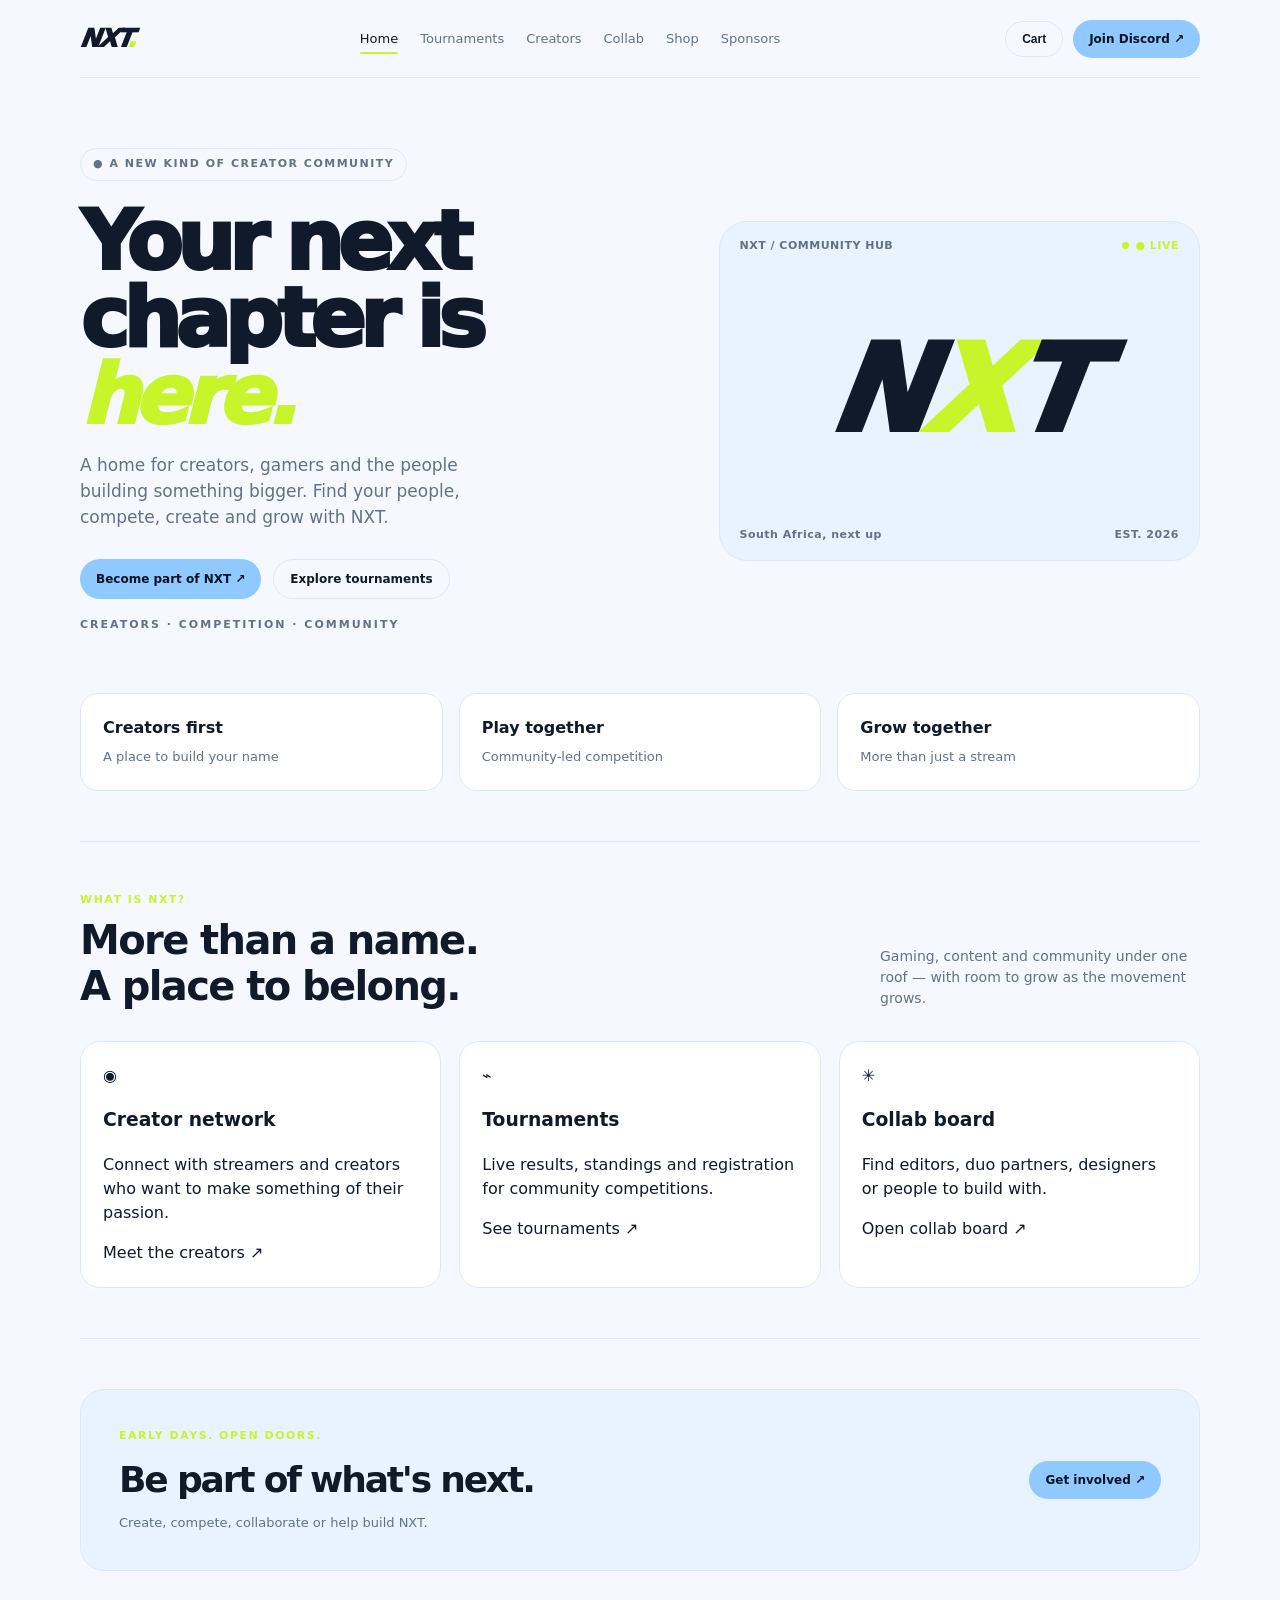
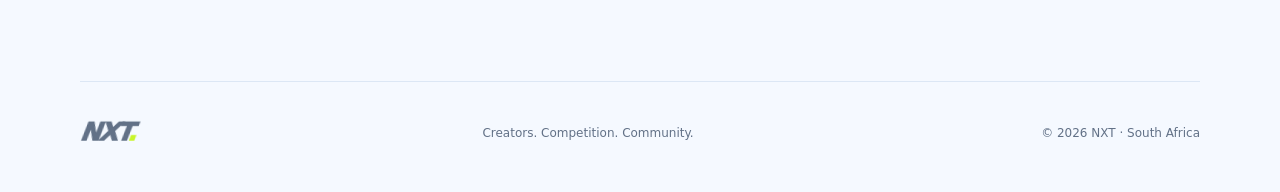
<file: index.html>
<!doctype html>
<html lang="en">
<head>
  <meta charset="utf-8">
  <meta name="viewport" content="width=device-width, initial-scale=1">
  <title>NXT — Creator Community</title>
  <link rel="stylesheet" href="styles.css">
</head>
<body>
  <div class="wrap">
    <header class="nav">
      <a class="brand" href="index.html">NXT<span>.</span></a>

      <nav class="links">
        <a href="index.html" class="active">Home</a>
        <a href="tournaments.html">Tournaments</a>
        <a href="creators.html">Creators</a>
        <a href="collab.html">Collab</a>
        <a href="shop.html">Shop</a>
        <a href="sponsors.html">Sponsors</a>
      </nav>

      <div class="navright">
        <button class="button outline cart-btn" onclick="openCart()">
          Cart <span class="cart-count" style="display:none">0</span>
        </button>
        <a class="button" href="https://discord.gg/Bxsw3Aam2" target="_blank" rel="noreferrer">Join Discord ↗</a>
        <button class="hamburger" onclick="toggleMenu()" aria-label="Menu">
          <span></span><span></span><span></span>
        </button>
      </div>
    </header>

    <!-- Mobile menu -->
    <div class="mobile-menu" id="mobile-menu">
      <a href="index.html" onclick="closeMenu()">Home</a>
      <a href="tournaments.html" onclick="closeMenu()">Tournaments</a>
      <a href="creators.html" onclick="closeMenu()">Creators</a>
      <a href="collab.html" onclick="closeMenu()">Collab</a>
      <a href="shop.html" onclick="closeMenu()">Shop</a>
      <a href="sponsors.html" onclick="closeMenu()">Sponsors</a>
      <div class="mobile-cta">
        <a class="button" href="https://discord.gg/Bxsw3Aam2" target="_blank" rel="noreferrer">Join Discord ↗</a>
        <button class="button outline" onclick="closeMenu(); openCart()">Open Cart</button>
      </div>
    </div>

    <main>
      <section class="hero">
        <div>
          <div class="eyebrow">● A new kind of creator community</div>
          <h1>Your next<br>chapter is <em>here.</em></h1>
          <p class="lead">A home for creators, gamers and the people building something bigger. Find your people, compete, create and grow with NXT.</p>
          <div class="actions">
            <a class="button" href="https://discord.gg/Bxsw3Aam2" target="_blank" rel="noreferrer">Become part of NXT ↗</a>
            <a class="button outline" href="tournaments.html">Explore tournaments</a>
          </div>
          <div class="micro">CREATORS · COMPETITION · COMMUNITY</div>
        </div>
        <div class="visual">
          <div class="visualtop"><span>NXT / COMMUNITY HUB</span><span class="live">● LIVE</span></div>
          <div class="nxtmark"><div class="bigmark">N<span>X</span>T</div></div>
          <div class="visualbottom"><span>South Africa, next up</span><span>EST. 2026</span></div>
        </div>
      </section>

      <div class="stats">
        <div class="stat"><b>Creators first</b><span>A place to build your name</span></div>
        <div class="stat"><b>Play together</b><span>Community-led competition</span></div>
        <div class="stat"><b>Grow together</b><span>More than just a stream</span></div>
      </div>

      <section class="section">
        <div class="sectionhead">
          <div><div class="kicker">What is NXT?</div><h2>More than a name.<br>A place to belong.</h2></div>
          <p>Gaming, content and community under one roof — with room to grow as the movement grows.</p>
        </div>
        <div class="cards">
          <article class="card">
            <div class="cardicon">◉</div>
            <h3>Creator network</h3>
            <p>Connect with streamers and creators who want to make something of their passion.</p>
            <a href="creators.html">Meet the creators ↗</a>
          </article>
          <article class="card">
            <div class="cardicon">⌁</div>
            <h3>Tournaments</h3>
            <p>Live results, standings and registration for community competitions.</p>
            <a href="tournaments.html">See tournaments ↗</a>
          </article>
          <article class="card">
            <div class="cardicon">✳</div>
            <h3>Collab board</h3>
            <p>Find editors, duo partners, designers or people to build with.</p>
            <a href="collab.html">Open collab board ↗</a>
          </article>
        </div>
      </section>

      <section class="section">
        <div class="banner">
          <div>
            <div class="kicker">Early days. Open doors.</div>
            <h2>Be part of what's next.</h2>
            <p>Create, compete, collaborate or help build NXT.</p>
          </div>
          <a class="button" href="https://discord.gg/Bxsw3Aam2" target="_blank" rel="noreferrer">Get involved ↗</a>
        </div>
      </section>
    </main>

    <footer class="footer">
      <a class="brand" href="index.html">NXT<span>.</span></a>
      <span>Creators. Competition. Community.</span>
      <span>© 2026 NXT · South Africa</span>
    </footer>
  </div>

  <div class="cart-overlay" id="cart-overlay" onclick="closeCart()"></div>
  <div class="cart-drawer" id="cart-drawer">
    <div class="cart-header"><strong>Your Cart</strong><button class="outline" onclick="closeCart()" style="padding:6px 12px">Close</button></div>
    <div class="cart-body" id="cart-body"></div>
    <div class="cart-footer">
      <div class="cart-total"><span>Total</span><span id="cart-total-value">R 0.00</span></div>
      <a class="button" href="shop.html#checkout" style="width:100%" onclick="closeCart()">Checkout ↗</a>
    </div>
  </div>
  <div class="toast" id="toast" role="status"></div>
  <script src="app.js"></script>
</body>
</html>
</file>
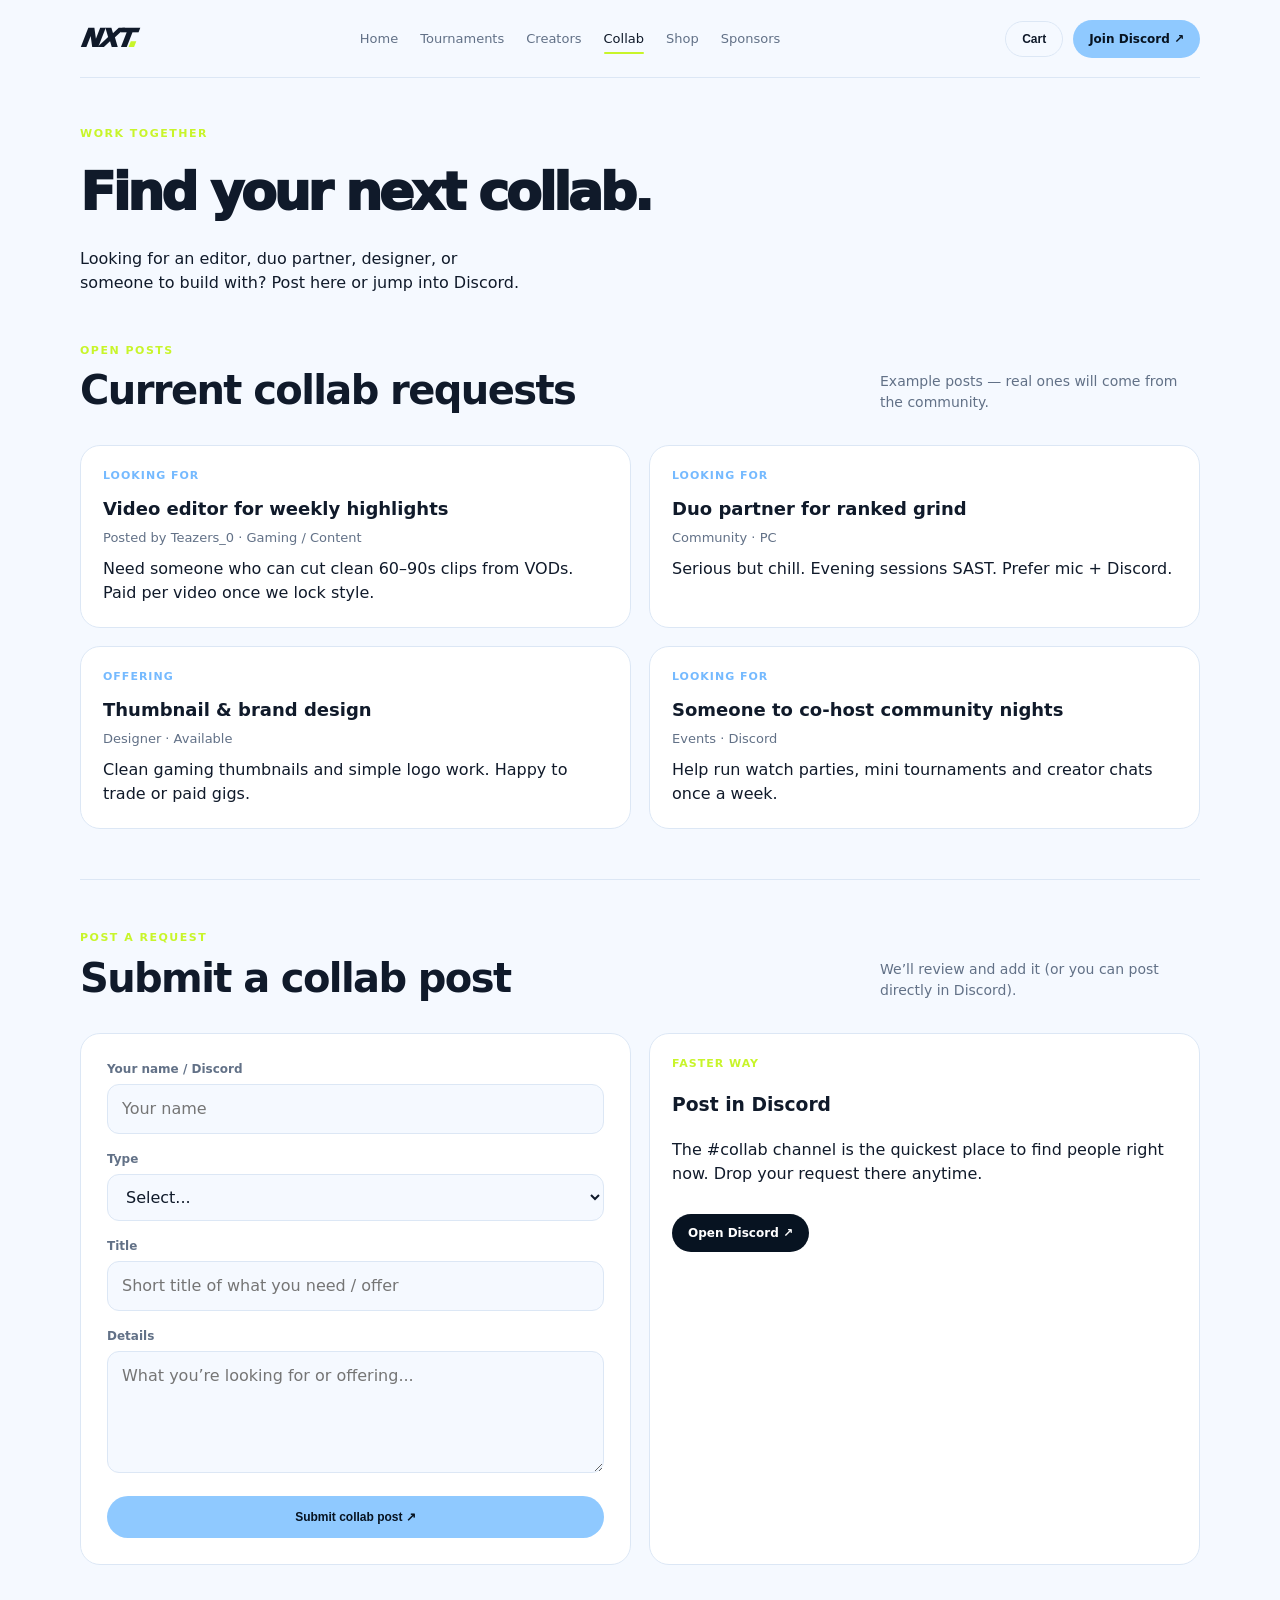
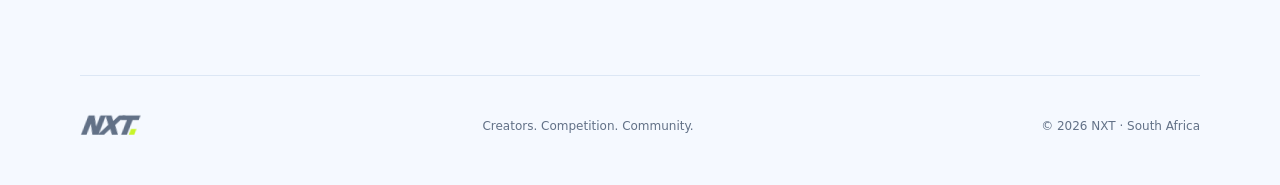
<file: collab.html>
<!doctype html>
<html lang="en">
<head>
  <meta charset="utf-8">
  <meta name="viewport" content="width=device-width, initial-scale=1">
  <title>Collab — NXT</title>
  <link rel="stylesheet" href="styles.css">
</head>
<body>
  <div class="wrap">
    <header class="nav">
      <a class="brand" href="index.html">NXT<span>.</span></a>
      <nav class="links">
        <a href="index.html">Home</a>
        <a href="tournaments.html">Tournaments</a>
        <a href="creators.html">Creators</a>
        <a href="collab.html" class="active">Collab</a>
        <a href="shop.html">Shop</a>
        <a href="sponsors.html">Sponsors</a>
      </nav>
      <div class="navright">
        <button class="button outline cart-btn" onclick="openCart()">Cart <span class="cart-count" style="display:none">0</span></button>
        <a class="button" href="https://discord.gg/Bxsw3Aam2" target="_blank" rel="noreferrer">Join Discord ↗</a>
      </div>
    </header>

    <main>
      <div class="page-hero">
        <div class="kicker">Work together</div>
        <h1>Find your next collab.</h1>
        <p class="muted" style="max-width:440px">Looking for an editor, duo partner, designer, or someone to build with? Post here or jump into Discord.</p>
      </div>

      <section class="section" style="border-top:none;padding-top:8px">
        <div class="sectionhead">
          <div><div class="kicker">Open posts</div><h2>Current collab requests</h2></div>
          <p>Example posts — real ones will come from the community.</p>
        </div>
        <div class="grid-2">
          <div class="collab-card">
            <div class="tag" style="color:#75baff">Looking for</div>
            <h3>Video editor for weekly highlights</h3>
            <div class="collab-meta">Posted by Teazers_0 · Gaming / Content</div>
            <p class="muted" style="margin:10px 0 0">Need someone who can cut clean 60–90s clips from VODs. Paid per video once we lock style.</p>
          </div>
          <div class="collab-card">
            <div class="tag" style="color:#75baff">Looking for</div>
            <h3>Duo partner for ranked grind</h3>
            <div class="collab-meta">Community · PC</div>
            <p class="muted" style="margin:10px 0 0">Serious but chill. Evening sessions SAST. Prefer mic + Discord.</p>
          </div>
          <div class="collab-card">
            <div class="tag" style="color:#75baff">Offering</div>
            <h3>Thumbnail & brand design</h3>
            <div class="collab-meta">Designer · Available</div>
            <p class="muted" style="margin:10px 0 0">Clean gaming thumbnails and simple logo work. Happy to trade or paid gigs.</p>
          </div>
          <div class="collab-card">
            <div class="tag" style="color:#75baff">Looking for</div>
            <h3>Someone to co-host community nights</h3>
            <div class="collab-meta">Events · Discord</div>
            <p class="muted" style="margin:10px 0 0">Help run watch parties, mini tournaments and creator chats once a week.</p>
          </div>
        </div>
      </section>

      <section class="section">
        <div class="sectionhead">
          <div><div class="kicker">Post a request</div><h2>Submit a collab post</h2></div>
          <p>We’ll review and add it (or you can post directly in Discord).</p>
        </div>
        <div class="feature">
          <form class="panel" name="nxt-collab" method="POST" data-netlify="true" netlify-honeypot="bot-field" style="padding:26px">
            <input type="hidden" name="form-name" value="nxt-collab">
            <p style="display:none"><label>Don’t fill: <input name="bot-field"></label></p>
            <div class="form-group">
              <label>Your name / Discord</label>
              <input type="text" name="name" required placeholder="Your name">
            </div>
            <div class="form-group">
              <label>Type</label>
              <select name="type" required>
                <option value="">Select...</option>
                <option>Looking for</option>
                <option>Offering</option>
              </select>
            </div>
            <div class="form-group">
              <label>Title</label>
              <input type="text" name="title" required placeholder="Short title of what you need / offer">
            </div>
            <div class="form-group">
              <label>Details</label>
              <textarea name="details" rows="4" required placeholder="What you’re looking for or offering..."></textarea>
            </div>
            <button type="submit" class="button" style="width:100%;padding:14px">Submit collab post ↗</button>
          </form>
          <div class="featurebox blue">
            <div class="tag">Faster way</div>
            <h3>Post in Discord</h3>
            <p>The #collab channel is the quickest place to find people right now. Drop your request there anytime.</p>
            <a class="button" href="https://discord.gg/Bxsw3Aam2" target="_blank" rel="noreferrer" style="margin-top:12px;background:#071321;color:#fff">Open Discord ↗</a>
          </div>
        </div>
      </section>
    </main>

    <footer class="footer">
      <a class="brand" href="index.html">NXT<span>.</span></a>
      <span>Creators. Competition. Community.</span>
      <span>© 2026 NXT · South Africa</span>
    </footer>
  </div>

  <div class="cart-overlay" id="cart-overlay" onclick="closeCart()"></div>
  <div class="cart-drawer" id="cart-drawer">
    <div class="cart-header"><strong>Your Cart</strong><button class="outline" onclick="closeCart()" style="padding:6px 12px">Close</button></div>
    <div class="cart-body" id="cart-body"></div>
    <div class="cart-footer">
      <div class="cart-total"><span>Total</span><span id="cart-total-value">R 0.00</span></div>
      <a class="button" href="shop.html#checkout" style="width:100%" onclick="closeCart()">Checkout ↗</a>
    </div>
  </div>
  <div class="toast" id="toast" role="status"></div>
  <script src="app.js"></script>
</body>
</html>
</file>
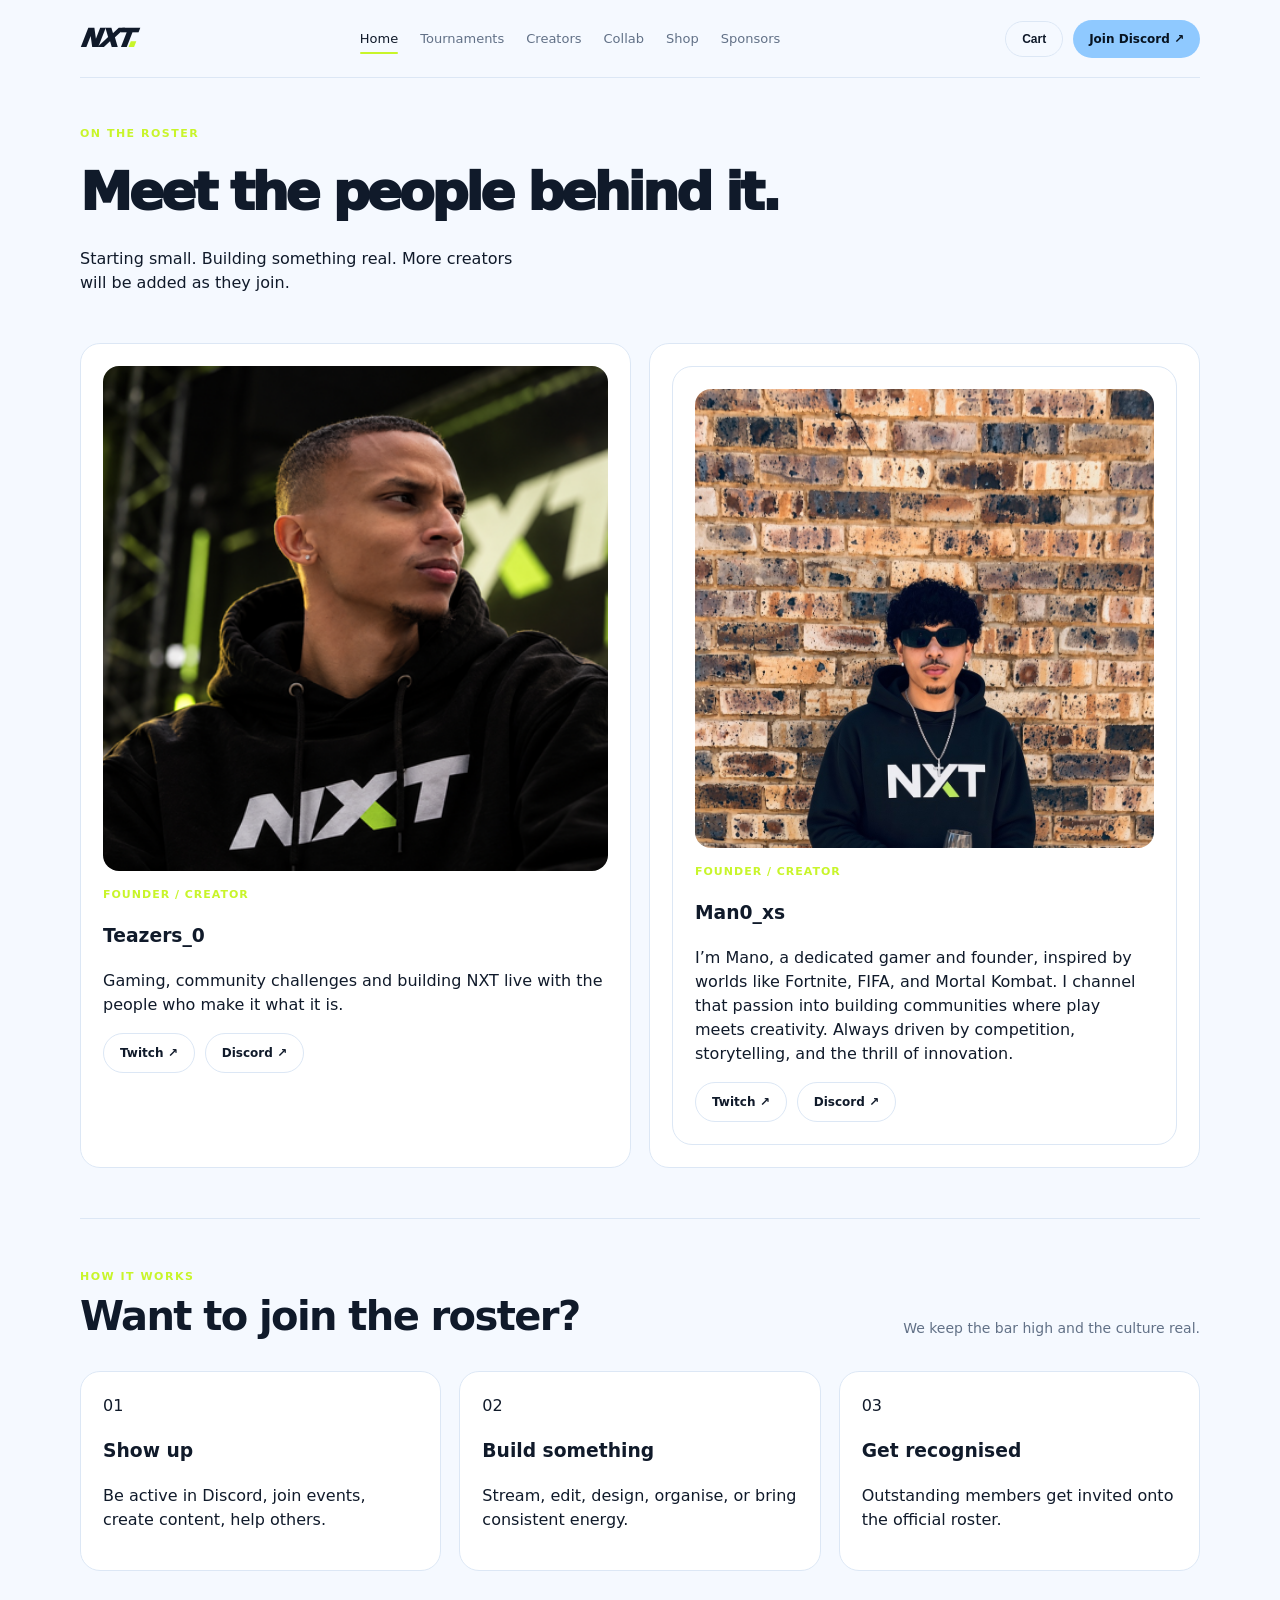
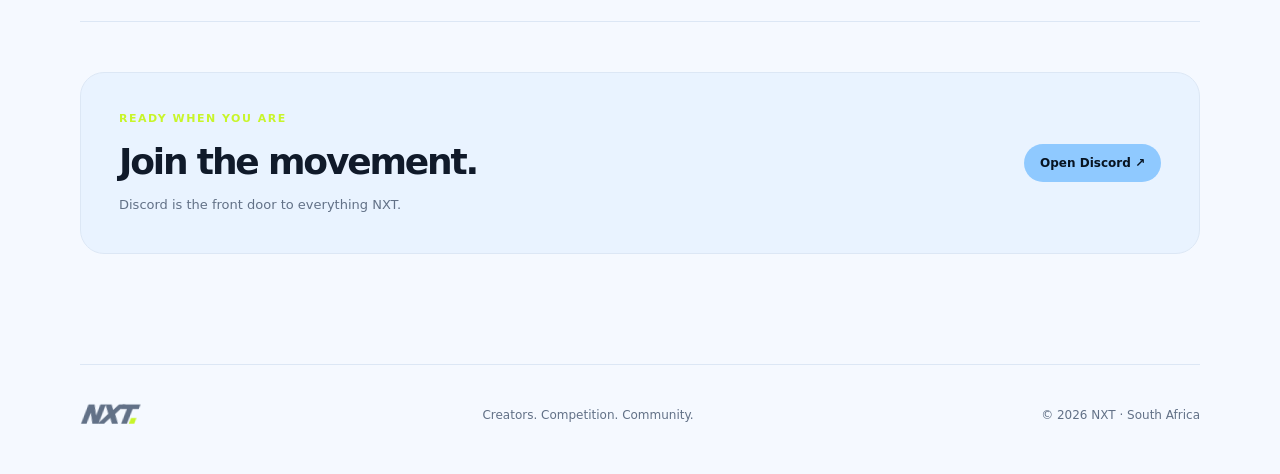
<file: creators.html>
<!doctype html>
<html lang="en">
<head>
  <meta charset="utf-8">
  <meta name="viewport" content="width=device-width, initial-scale=1">
  <title>Creators — NXT</title>
  <link rel="stylesheet" href="styles.css">
</head>
<body>
  <div class="wrap">
    <header class="nav">
      <a class="brand" href="index.html">NXT<span>.</span></a>

      <nav class="links">
        <a href="index.html" class="active">Home</a>
        <a href="tournaments.html">Tournaments</a>
        <a href="creators.html">Creators</a>
        <a href="collab.html">Collab</a>
        <a href="shop.html">Shop</a>
        <a href="sponsors.html">Sponsors</a>
      </nav>

      <div class="navright">
        <button class="button outline cart-btn" onclick="openCart()">
          Cart <span class="cart-count" style="display:none">0</span>
        </button>
        <a class="button" href="https://discord.gg/Bxsw3Aam2" target="_blank" rel="noreferrer">Join Discord ↗</a>
        <button class="hamburger" onclick="toggleMenu()" aria-label="Menu">
          <span></span><span></span><span></span>
        </button>
      </div>
    </header>

    <!-- Mobile menu -->
    <div class="mobile-menu" id="mobile-menu">
      <a href="index.html" onclick="closeMenu()">Home</a>
      <a href="tournaments.html" onclick="closeMenu()">Tournaments</a>
      <a href="creators.html" onclick="closeMenu()">Creators</a>
      <a href="collab.html" onclick="closeMenu()">Collab</a>
      <a href="shop.html" onclick="closeMenu()">Shop</a>
      <a href="sponsors.html" onclick="closeMenu()">Sponsors</a>
      <div class="mobile-cta">
        <a class="button" href="https://discord.gg/Bxsw3Aam2" target="_blank" rel="noreferrer">Join Discord ↗</a>
        <button class="button outline" onclick="closeMenu(); openCart()">Open Cart</button>
      </div>
    </div>

    <main>
      <div class="page-hero">
        <div class="kicker">On the roster</div>
        <h1>Meet the people behind it.</h1>
        <p class="muted" style="max-width:440px">Starting small. Building something real. More creators will be added as they join.</p>
      </div>

      <section class="section" style="border-top:none;padding-top:8px">
        <div class="feature">

          <!-- FOUNDER 1: Teazers_0 -->
          <div class="featurebox">
            <div class="creator-photo">
              <img src="nxt-founder.webp" alt="Teazers_0 — Founder of NXT">
            </div>
            <div class="tag">Founder / Creator</div>
            <h3>Teazers_0</h3>
            <p>Gaming, community challenges and building NXT live with the people who make it what it is.</p>
            <div style="display:flex;gap:10px;flex-wrap:wrap;margin-top:14px">
              <a class="button outline" href="https://www.twitch.tv/teazers_0" target="_blank" rel="noreferrer">Twitch ↗</a>
              <a class="button outline" href="https://discord.gg/Bxsw3Aam2" target="_blank" rel="noreferrer">Discord ↗</a>
            </div>
          </div>

          <!-- FOUNDER 2: Man0_xs -->
          <div class="featurebox">
             <div class="featurebox">
              <div class="creator-photo">
                <img src="founder2.webp.jpeg" alt="Teazers_0 — Founder of NXT">
              </div>
            <div class="tag">Founder / Creator</div>
            <h3>Man0_xs</h3>
            <p>I’m Mano, a dedicated gamer and founder, inspired by worlds like Fortnite, FIFA, and Mortal Kombat.
              I channel that passion into building communities where play meets creativity.
              Always driven by competition, storytelling, and the thrill of innovation.</p>
            <div style="display:flex;gap:10px;flex-wrap:wrap;margin-top:14px">
              <a class="button outline" href="#" target="_blank" rel="noreferrer">Twitch ↗</a>
              <a class="button outline" href="https://twitch.tv/man0_xs" target="_blank" rel="noreferrer">Discord ↗</a>
            </div>
          </div>

        </div>
      </section>

      <section class="section">
        <div class="sectionhead">
          <div><div class="kicker">How it works</div><h2>Want to join the roster?</h2></div>
          <p>We keep the bar high and the culture real.</p>
        </div>
        <div class="cards">
          <article class="card">
            <div class="cardicon">01</div>
            <h3>Show up</h3>
            <p>Be active in Discord, join events, create content, help others.</p>
          </article>
          <article class="card">
            <div class="cardicon">02</div>
            <h3>Build something</h3>
            <p>Stream, edit, design, organise, or bring consistent energy.</p>
          </article>
          <article class="card">
            <div class="cardicon">03</div>
            <h3>Get recognised</h3>
            <p>Outstanding members get invited onto the official roster.</p>
          </article>
        </div>
      </section>

      <section class="section">
        <div class="banner">
          <div>
            <div class="kicker">Ready when you are</div>
            <h2>Join the movement.</h2>
            <p>Discord is the front door to everything NXT.</p>
          </div>
          <a class="button" href="https://discord.gg/Bxsw3Aam2" target="_blank" rel="noreferrer">Open Discord ↗</a>
        </div>
      </section>
    </main>

    <footer class="footer">
      <a class="brand" href="index.html">NXT<span>.</span></a>
      <span>Creators. Competition. Community.</span>
      <span>© 2026 NXT · South Africa</span>
    </footer>
  </div>

  <div class="cart-overlay" id="cart-overlay" onclick="closeCart()"></div>
  <div class="cart-drawer" id="cart-drawer">
    <div class="cart-header"><strong>Your Cart</strong><button class="outline" onclick="closeCart()" style="padding:6px 12px">Close</button></div>
    <div class="cart-body" id="cart-body"></div>
    <div class="cart-footer">
      <div class="cart-total"><span>Total</span><span id="cart-total-value">R 0.00</span></div>
      <a class="button" href="shop.html#checkout" style="width:100%" onclick="closeCart()">Checkout ↗</a>
    </div>
  </div>
  <div class="toast" id="toast" role="status"></div>
  <script src="app.js"></script>
</body>
</html>
</file>
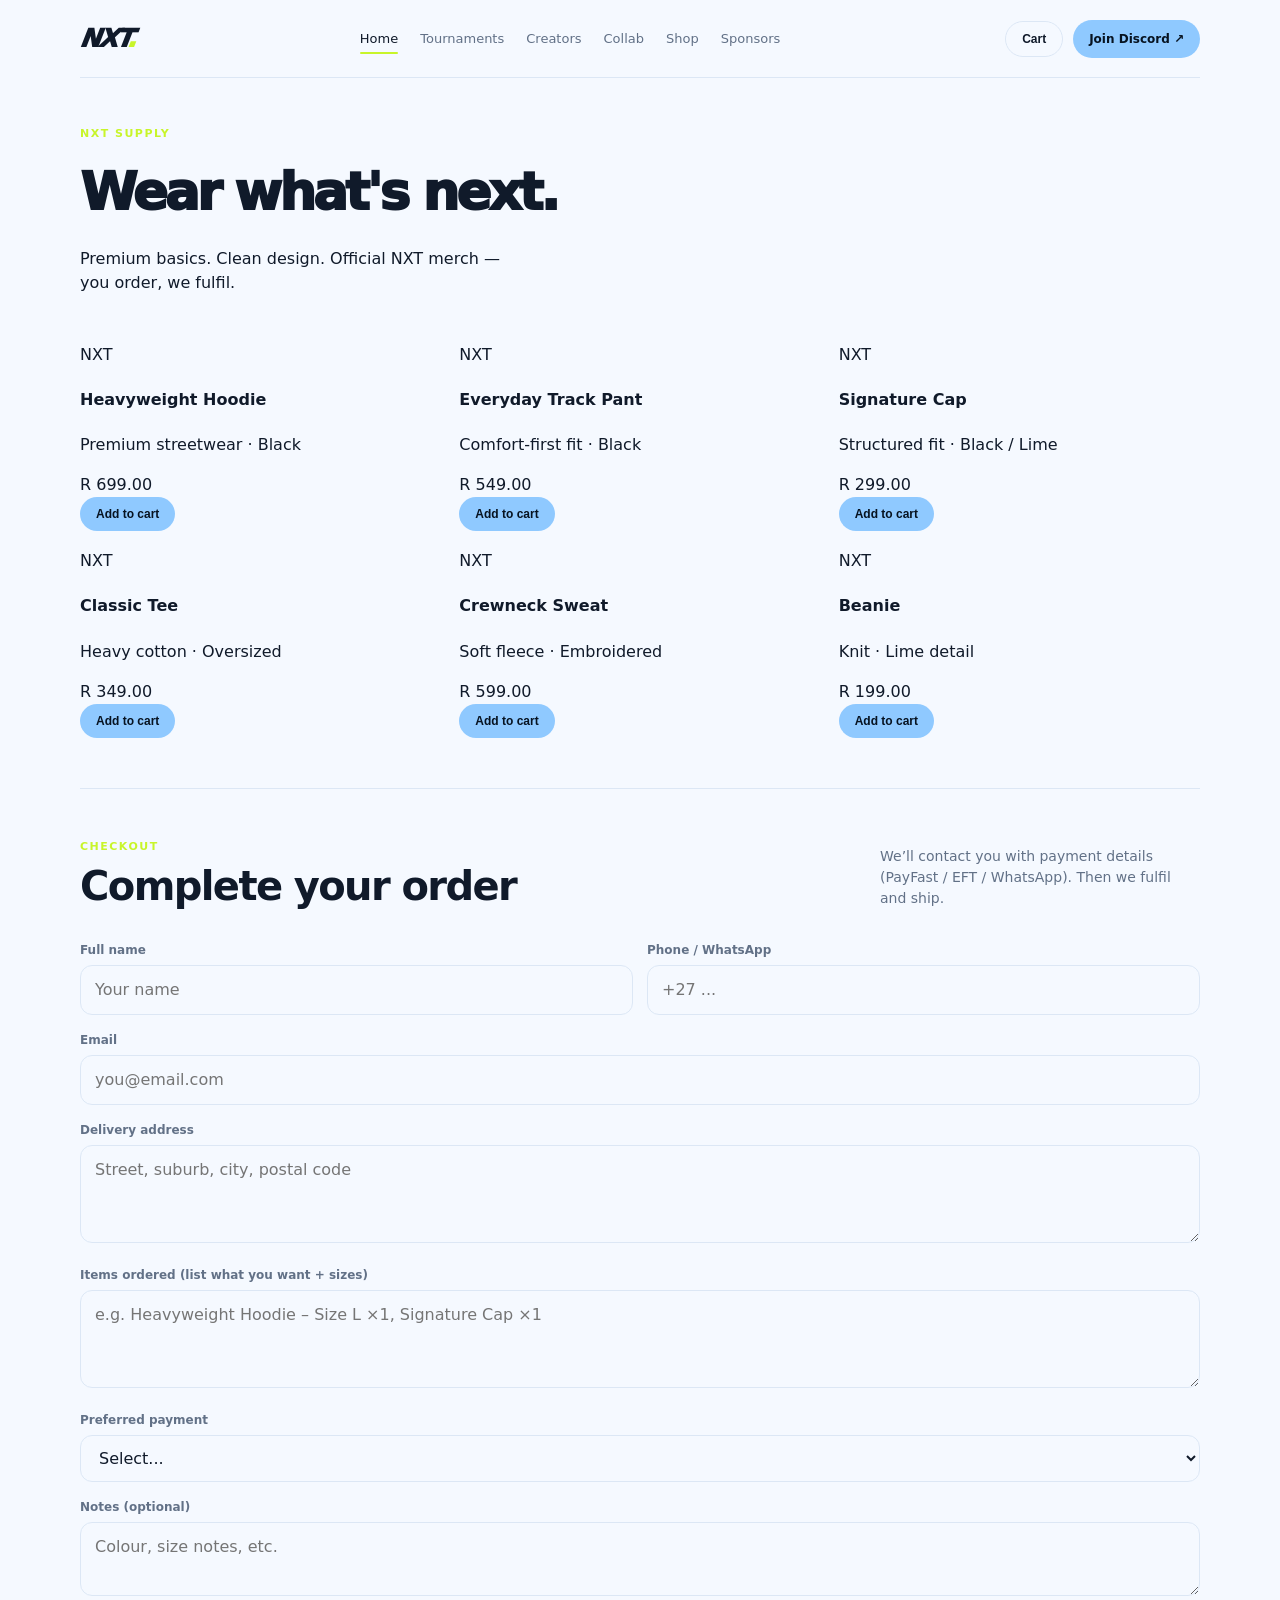
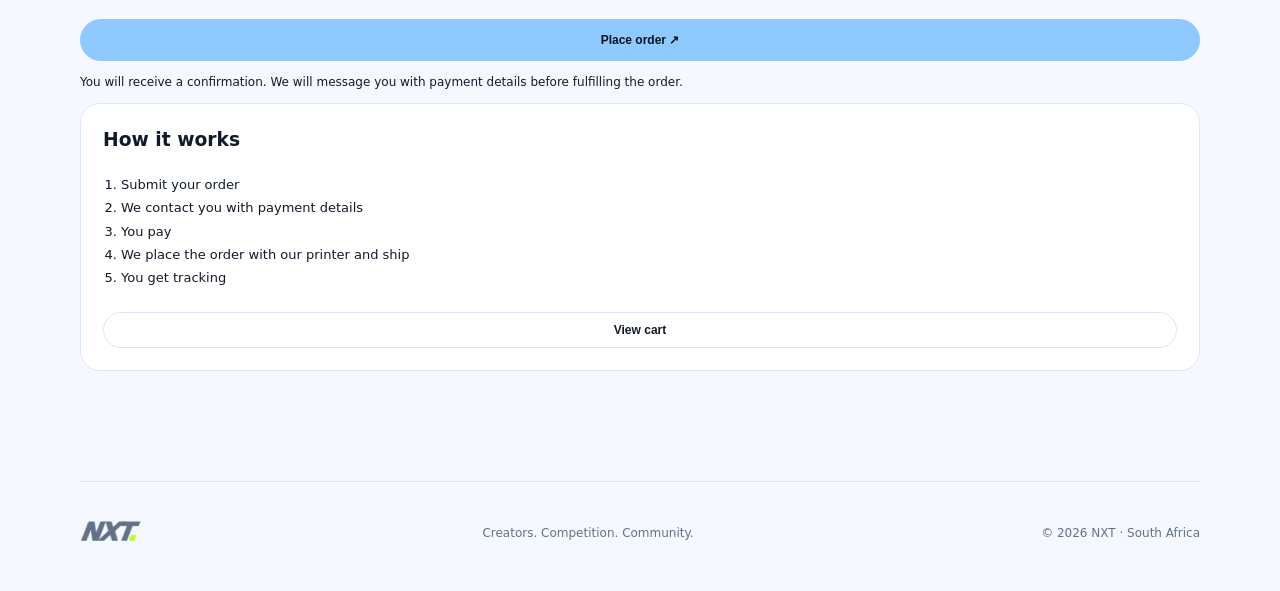
<file: shop.html>
<!doctype html>
<html lang="en">
<head>
  <meta charset="utf-8">
  <meta name="viewport" content="width=device-width, initial-scale=1">
  <title>Shop — NXT Supply</title>
  <link rel="stylesheet" href="styles.css">
</head>
<body>
  <div class="wrap">
    <header class="nav">
      <a class="brand" href="index.html">NXT<span>.</span></a>

      <nav class="links">
        <a href="index.html" class="active">Home</a>
        <a href="tournaments.html">Tournaments</a>
        <a href="creators.html">Creators</a>
        <a href="collab.html">Collab</a>
        <a href="shop.html">Shop</a>
        <a href="sponsors.html">Sponsors</a>
      </nav>

      <div class="navright">
        <button class="button outline cart-btn" onclick="openCart()">
          Cart <span class="cart-count" style="display:none">0</span>
        </button>
        <a class="button" href="https://discord.gg/Bxsw3Aam2" target="_blank" rel="noreferrer">Join Discord ↗</a>
        <button class="hamburger" onclick="toggleMenu()" aria-label="Menu">
          <span></span><span></span><span></span>
        </button>
      </div>
    </header>

    <!-- Mobile menu -->
    <div class="mobile-menu" id="mobile-menu">
      <a href="index.html" onclick="closeMenu()">Home</a>
      <a href="tournaments.html" onclick="closeMenu()">Tournaments</a>
      <a href="creators.html" onclick="closeMenu()">Creators</a>
      <a href="collab.html" onclick="closeMenu()">Collab</a>
      <a href="shop.html" onclick="closeMenu()">Shop</a>
      <a href="sponsors.html" onclick="closeMenu()">Sponsors</a>
      <div class="mobile-cta">
        <a class="button" href="https://discord.gg/Bxsw3Aam2" target="_blank" rel="noreferrer">Join Discord ↗</a>
        <button class="button outline" onclick="closeMenu(); openCart()">Open Cart</button>
      </div>
    </div>

    <main>
      <div class="page-hero">
        <div class="kicker">NXT Supply</div>
        <h1>Wear what's next.</h1>
        <p class="muted" style="max-width:420px">Premium basics. Clean design. Official NXT merch — you order, we fulfil.</p>
      </div>

      <section class="section" style="border-top:none;padding-top:8px">
        <div class="storeitems">
          <article class="product">
            <div class="productart">NXT</div>
            <h4>Heavyweight Hoodie</h4>
            <p>Premium streetwear · Black</p>
            <div class="price">R 699.00</div>
            <button class="button add-btn" onclick="addToCart('hoodie','Heavyweight Hoodie',699)">Add to cart</button>
          </article>
          <article class="product">
            <div class="productart">NXT</div>
            <h4>Everyday Track Pant</h4>
            <p>Comfort-first fit · Black</p>
            <div class="price">R 549.00</div>
            <button class="button add-btn" onclick="addToCart('pants','Everyday Track Pant',549)">Add to cart</button>
          </article>
          <article class="product">
            <div class="productart">NXT</div>
            <h4>Signature Cap</h4>
            <p>Structured fit · Black / Lime</p>
            <div class="price">R 299.00</div>
            <button class="button add-btn" onclick="addToCart('cap','Signature Cap',299)">Add to cart</button>
          </article>
          <article class="product">
            <div class="productart">NXT</div>
            <h4>Classic Tee</h4>
            <p>Heavy cotton · Oversized</p>
            <div class="price">R 349.00</div>
            <button class="button add-btn" onclick="addToCart('tee','Classic Tee',349)">Add to cart</button>
          </article>
          <article class="product">
            <div class="productart">NXT</div>
            <h4>Crewneck Sweat</h4>
            <p>Soft fleece · Embroidered</p>
            <div class="price">R 599.00</div>
            <button class="button add-btn" onclick="addToCart('crew','Crewneck Sweat',599)">Add to cart</button>
          </article>
          <article class="product">
            <div class="productart">NXT</div>
            <h4>Beanie</h4>
            <p>Knit · Lime detail</p>
            <div class="price">R 199.00</div>
            <button class="button add-btn" onclick="addToCart('beanie','Beanie',199)">Add to cart</button>
          </article>
        </div>
      </section>

      <section class="section" id="checkout">
        <div class="sectionhead">
          <div><div class="kicker">Checkout</div><h2>Complete your order</h2></div>
          <p>We’ll contact you with payment details (PayFast / EFT / WhatsApp). Then we fulfil and ship.</p>
        </div>

        <div class="checkout-grid">
          <!-- Netlify Forms: submissions appear in Netlify dashboard + email -->
          <form name="nxt-order" method="POST" data-netlify="true" netlify-honeypot="bot-field">
            <input type="hidden" name="form-name" value="nxt-order">
            <p style="display:none"><label>Don’t fill this out: <input name="bot-field"></label></p>

            <div class="form-row">
              <div class="form-group">
                <label>Full name</label>
                <input type="text" name="name" required placeholder="Your name">
              </div>
              <div class="form-group">
                <label>Phone / WhatsApp</label>
                <input type="tel" name="phone" required placeholder="+27 ...">
              </div>
            </div>
            <div class="form-group">
              <label>Email</label>
              <input type="email" name="email" required placeholder="you@email.com">
            </div>
            <div class="form-group">
              <label>Delivery address</label>
              <textarea name="address" rows="3" required placeholder="Street, suburb, city, postal code"></textarea>
            </div>
            <div class="form-group">
              <label>Items ordered (list what you want + sizes)</label>
              <textarea name="items" rows="3" required placeholder="e.g. Heavyweight Hoodie – Size L ×1, Signature Cap ×1"></textarea>
            </div>
            <div class="form-group">
              <label>Preferred payment</label>
              <select name="payment" required>
                <option value="">Select...</option>
                <option>EFT / Bank transfer</option>
                <option>PayFast / payment link</option>
                <option>WhatsApp arrangement</option>
              </select>
            </div>
            <div class="form-group">
              <label>Notes (optional)</label>
              <textarea name="notes" rows="2" placeholder="Colour, size notes, etc."></textarea>
            </div>
            <button type="submit" class="button" style="width:100%;padding:14px">Place order ↗</button>
            <p class="muted" style="margin-top:12px;font-size:12px">You will receive a confirmation. We will message you with payment details before fulfilling the order.</p>
          </form>

          <div class="panel order-summary">
            <h3 style="margin-top:0">How it works</h3>
            <ol class="muted" style="font-size:13px;line-height:1.8;padding-left:18px;margin:12px 0">
              <li>Submit your order</li>
              <li>We contact you with payment details</li>
              <li>You pay</li>
              <li>We place the order with our printer and ship</li>
              <li>You get tracking</li>
            </ol>
            <button class="button outline" style="width:100%;margin-top:10px" onclick="openCart()">View cart</button>
          </div>
        </div>
      </section>
    </main>

    <footer class="footer">
      <a class="brand" href="index.html">NXT<span>.</span></a>
      <span>Creators. Competition. Community.</span>
      <span>© 2026 NXT · South Africa</span>
    </footer>
  </div>

  <div class="cart-overlay" id="cart-overlay" onclick="closeCart()"></div>
  <div class="cart-drawer" id="cart-drawer">
    <div class="cart-header"><strong>Your Cart</strong><button class="outline" onclick="closeCart()" style="padding:6px 12px">Close</button></div>
    <div class="cart-body" id="cart-body"></div>
    <div class="cart-footer">
      <div class="cart-total"><span>Total</span><span id="cart-total-value">R 0.00</span></div>
      <a class="button" href="#checkout" style="width:100%" onclick="closeCart()">Go to checkout ↗</a>
    </div>
  </div>
  <div class="toast" id="toast" role="status"></div>
  <script src="app.js"></script>
</body>
</html>
</file>
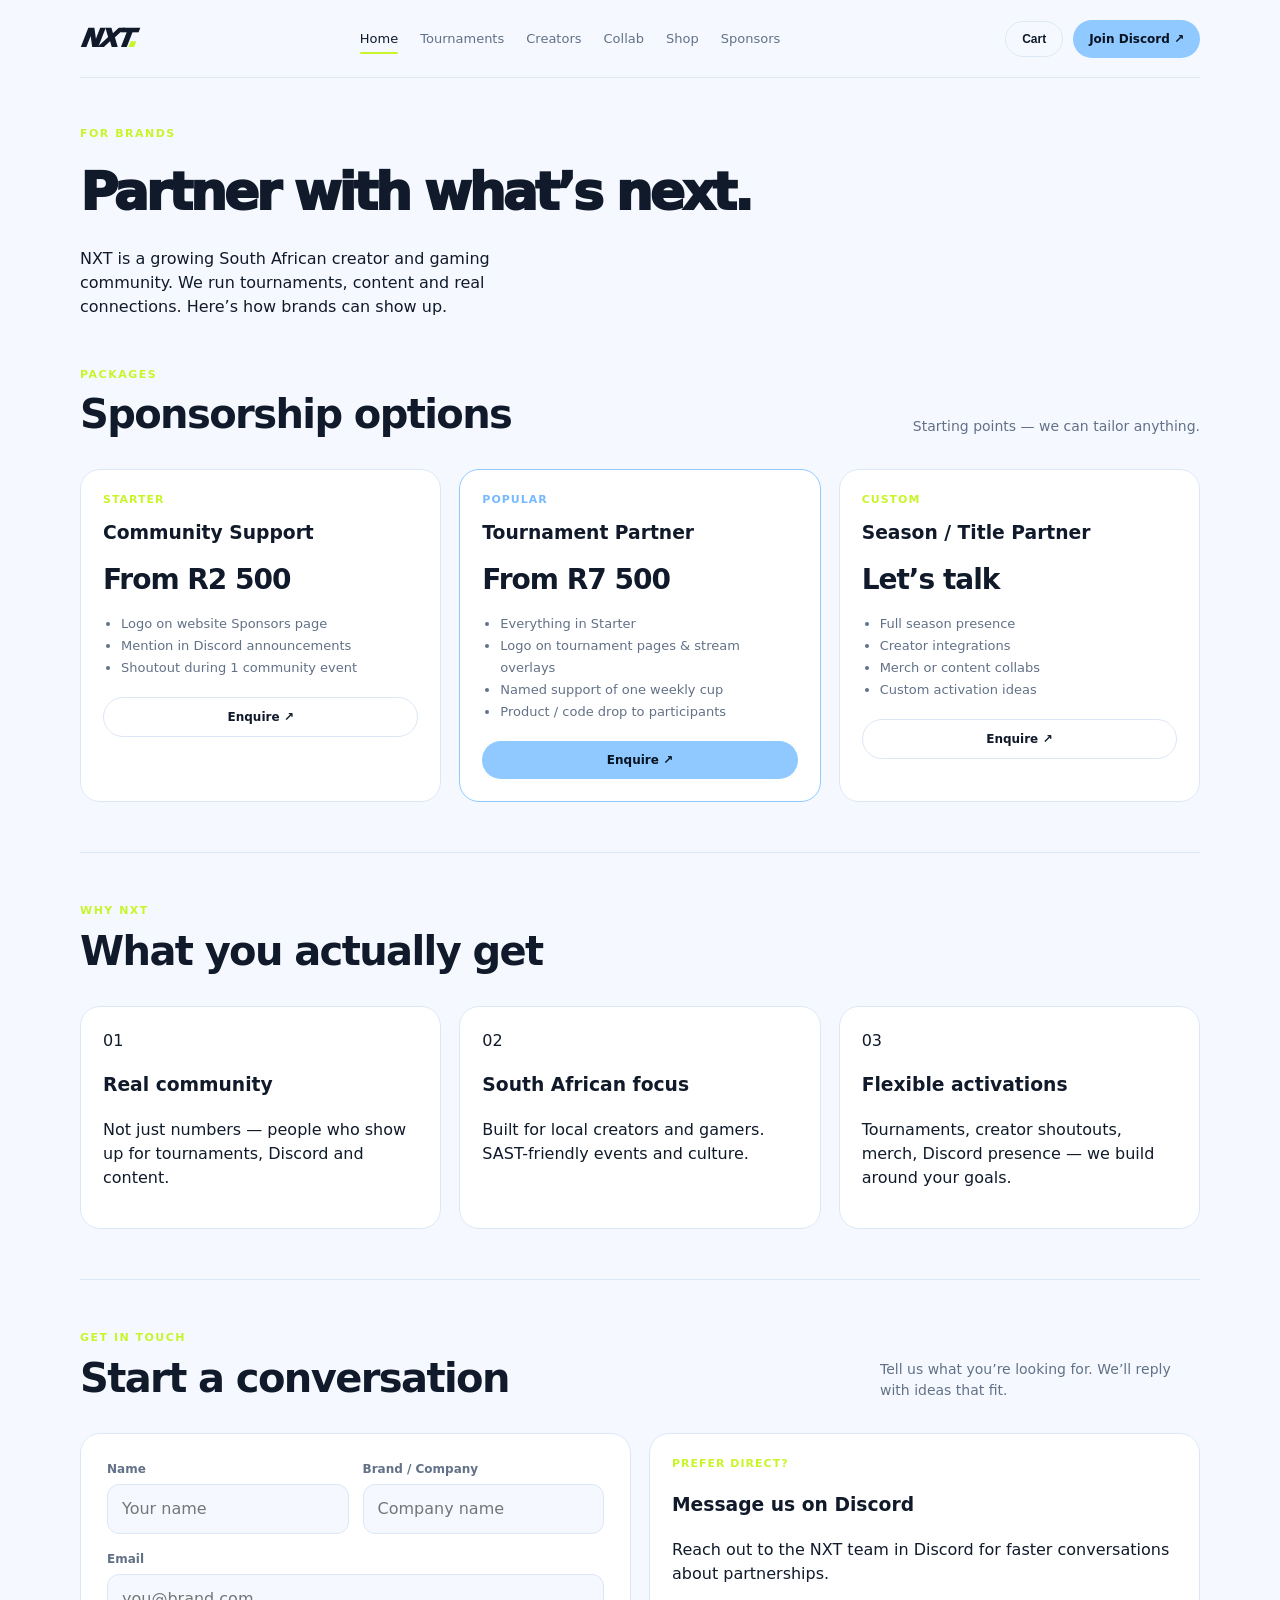
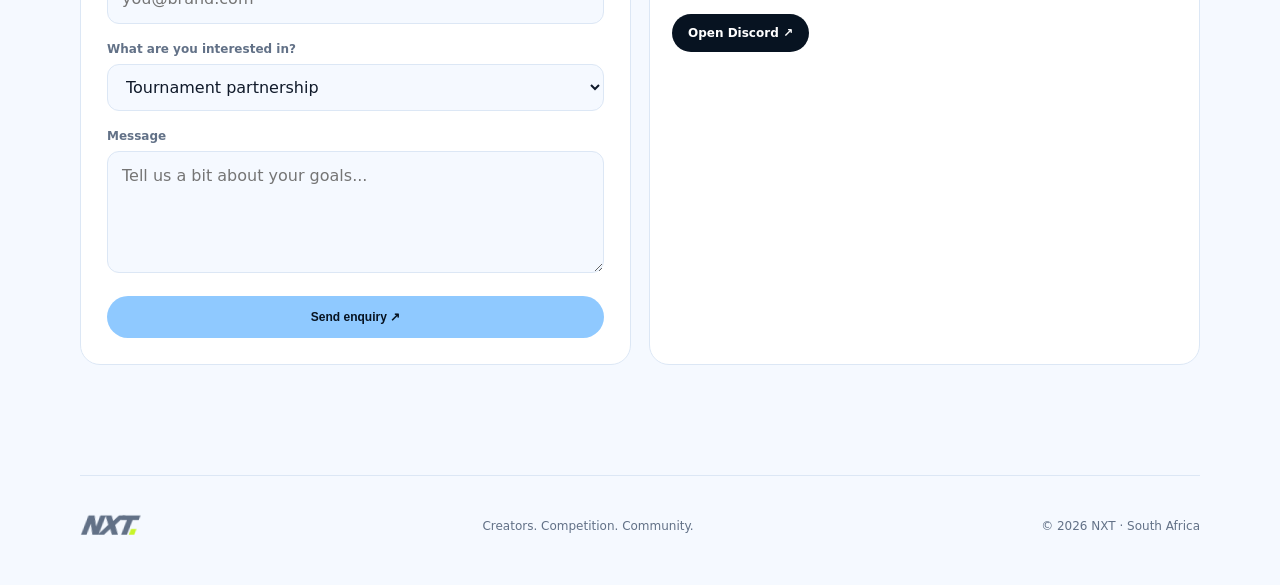
<file: sponsors.html>
<!doctype html>
<html lang="en">
<head>
  <meta charset="utf-8">
  <meta name="viewport" content="width=device-width, initial-scale=1">
  <title>Sponsors — NXT</title>
  <link rel="stylesheet" href="styles.css">
</head>
<body>
  <div class="wrap">
    <header class="nav">
      <a class="brand" href="index.html">NXT<span>.</span></a>

      <nav class="links">
        <a href="index.html" class="active">Home</a>
        <a href="tournaments.html">Tournaments</a>
        <a href="creators.html">Creators</a>
        <a href="collab.html">Collab</a>
        <a href="shop.html">Shop</a>
        <a href="sponsors.html">Sponsors</a>
      </nav>

      <div class="navright">
        <button class="button outline cart-btn" onclick="openCart()">
          Cart <span class="cart-count" style="display:none">0</span>
        </button>
        <a class="button" href="https://discord.gg/Bxsw3Aam2" target="_blank" rel="noreferrer">Join Discord ↗</a>
        <button class="hamburger" onclick="toggleMenu()" aria-label="Menu">
          <span></span><span></span><span></span>
        </button>
      </div>
    </header>

    <!-- Mobile menu -->
    <div class="mobile-menu" id="mobile-menu">
      <a href="index.html" onclick="closeMenu()">Home</a>
      <a href="tournaments.html" onclick="closeMenu()">Tournaments</a>
      <a href="creators.html" onclick="closeMenu()">Creators</a>
      <a href="collab.html" onclick="closeMenu()">Collab</a>
      <a href="shop.html" onclick="closeMenu()">Shop</a>
      <a href="sponsors.html" onclick="closeMenu()">Sponsors</a>
      <div class="mobile-cta">
        <a class="button" href="https://discord.gg/Bxsw3Aam2" target="_blank" rel="noreferrer">Join Discord ↗</a>
        <button class="button outline" onclick="closeMenu(); openCart()">Open Cart</button>
      </div>
    </div>

    <main>
      <div class="page-hero">
        <div class="kicker">For brands</div>
        <h1>Partner with what’s next.</h1>
        <p class="muted" style="max-width:460px">NXT is a growing South African creator and gaming community. We run tournaments, content and real connections. Here’s how brands can show up.</p>
      </div>

      <section class="section" style="border-top:none;padding-top:8px">
        <div class="sectionhead">
          <div><div class="kicker">Packages</div><h2>Sponsorship options</h2></div>
          <p>Starting points — we can tailor anything.</p>
        </div>
        <div class="grid-3">
          <div class="package">
            <div class="tag">Starter</div>
            <h3>Community Support</h3>
            <div class="price-tag">From R2 500</div>
            <ul>
              <li>Logo on website Sponsors page</li>
              <li>Mention in Discord announcements</li>
              <li>Shoutout during 1 community event</li>
            </ul>
            <a class="button outline" href="#contact" style="width:100%">Enquire ↗</a>
          </div>
          <div class="package" style="border-color:var(--blue)">
            <div class="tag" style="color:#75baff">Popular</div>
            <h3>Tournament Partner</h3>
            <div class="price-tag">From R7 500</div>
            <ul>
              <li>Everything in Starter</li>
              <li>Logo on tournament pages & stream overlays</li>
              <li>Named support of one weekly cup</li>
              <li>Product / code drop to participants</li>
            </ul>
            <a class="button" href="#contact" style="width:100%">Enquire ↗</a>
          </div>
          <div class="package">
            <div class="tag">Custom</div>
            <h3>Season / Title Partner</h3>
            <div class="price-tag">Let’s talk</div>
            <ul>
              <li>Full season presence</li>
              <li>Creator integrations</li>
              <li>Merch or content collabs</li>
              <li>Custom activation ideas</li>
            </ul>
            <a class="button outline" href="#contact" style="width:100%">Enquire ↗</a>
          </div>
        </div>
      </section>

      <section class="section">
        <div class="sectionhead">
          <div><div class="kicker">Why NXT</div><h2>What you actually get</h2></div>
        </div>
        <div class="cards">
          <article class="card">
            <div class="cardicon">01</div>
            <h3>Real community</h3>
            <p>Not just numbers — people who show up for tournaments, Discord and content.</p>
          </article>
          <article class="card">
            <div class="cardicon">02</div>
            <h3>South African focus</h3>
            <p>Built for local creators and gamers. SAST-friendly events and culture.</p>
          </article>
          <article class="card">
            <div class="cardicon">03</div>
            <h3>Flexible activations</h3>
            <p>Tournaments, creator shoutouts, merch, Discord presence — we build around your goals.</p>
          </article>
        </div>
      </section>

      <section class="section" id="contact">
        <div class="sectionhead">
          <div><div class="kicker">Get in touch</div><h2>Start a conversation</h2></div>
          <p>Tell us what you’re looking for. We’ll reply with ideas that fit.</p>
        </div>
        <div class="feature">
          <form class="panel" name="nxt-sponsor" method="POST" data-netlify="true" netlify-honeypot="bot-field" style="padding:26px">
            <input type="hidden" name="form-name" value="nxt-sponsor">
            <p style="display:none"><label>Don’t fill: <input name="bot-field"></label></p>
            <div class="form-row">
              <div class="form-group">
                <label>Name</label>
                <input type="text" name="name" required placeholder="Your name">
              </div>
              <div class="form-group">
                <label>Brand / Company</label>
                <input type="text" name="brand" required placeholder="Company name">
              </div>
            </div>
            <div class="form-group">
              <label>Email</label>
              <input type="email" name="email" required placeholder="you@brand.com">
            </div>
            <div class="form-group">
              <label>What are you interested in?</label>
              <select name="interest">
                <option>Tournament partnership</option>
                <option>Community / Discord presence</option>
                <option>Creator integrations</option>
                <option>Custom idea</option>
              </select>
            </div>
            <div class="form-group">
              <label>Message</label>
              <textarea name="message" rows="4" required placeholder="Tell us a bit about your goals..."></textarea>
            </div>
            <button type="submit" class="button" style="width:100%;padding:14px">Send enquiry ↗</button>
          </form>
          <div class="featurebox blue">
            <div class="tag">Prefer direct?</div>
            <h3>Message us on Discord</h3>
            <p>Reach out to the NXT team in Discord for faster conversations about partnerships.</p>
            <a class="button" href="https://discord.gg/Bxsw3Aam2" target="_blank" rel="noreferrer" style="margin-top:12px;background:#071321;color:#fff">Open Discord ↗</a>
          </div>
        </div>
      </section>
    </main>

    <footer class="footer">
      <a class="brand" href="index.html">NXT<span>.</span></a>
      <span>Creators. Competition. Community.</span>
      <span>© 2026 NXT · South Africa</span>
    </footer>
  </div>

  <div class="cart-overlay" id="cart-overlay" onclick="closeCart()"></div>
  <div class="cart-drawer" id="cart-drawer">
    <div class="cart-header"><strong>Your Cart</strong><button class="outline" onclick="closeCart()" style="padding:6px 12px">Close</button></div>
    <div class="cart-body" id="cart-body"></div>
    <div class="cart-footer">
      <div class="cart-total"><span>Total</span><span id="cart-total-value">R 0.00</span></div>
      <a class="button" href="shop.html#checkout" style="width:100%" onclick="closeCart()">Checkout ↗</a>
    </div>
  </div>
  <div class="toast" id="toast" role="status"></div>
  <script src="app.js"></script>
</body>
</html>
</file>
<file: styles.css>
:root {
  color-scheme: light dark;
  --bg: light-dark(#f5f9ff, #080d16);
  --surface: light-dark(#fff, #101925);
  --surface2: light-dark(#e9f3ff, #152338);
  --text: light-dark(#101a2a, #f4f8ff);
  --muted: light-dark(#627187, #a5b3c8);
  --line: light-dark(#dce7f5, #243349);
  --blue: #8fc9ff;
  --blue2: #c5e5ff;
  --lime: #c8f52a;
  --danger: #ff6b6b;
  --success: #4ade80;
}

* { box-sizing: border-box; }
html { scroll-behavior: smooth; }
body {
  margin: 0;
  background: var(--bg);
  color: var(--text);
  font: 16px/1.5 Inter, system-ui, -apple-system, sans-serif;
  -webkit-font-smoothing: antialiased;
}

.wrap { width: min(1120px, calc(100% - 40px)); margin: auto; }
a { color: inherit; text-decoration: none; }

/* ========== NAV ========== */
.nav {
  height: 78px;
  display: flex;
  align-items: center;
  justify-content: space-between;
  border-bottom: 1px solid var(--line);
  position: sticky;
  top: 0;
  background: color-mix(in srgb, var(--bg) 92%, transparent);
  backdrop-filter: blur(12px);
  z-index: 100;
}

.brand {
  font-size: 25px;
  font-weight: 1000;
  font-style: italic;
  letter-spacing: -2px;
  transform: skew(-8deg);
}
.brand span { color: var(--lime); }

.links {
  display: flex;
  gap: 22px;
  color: var(--muted);
  font-size: 13px;
  font-weight: 500;
}
.links a {
  position: relative;
  transition: color .2s;
}
.links a.active,
.links a:hover { color: var(--text); }
.links a.active::after {
  content: '';
  position: absolute;
  left: 0;
  right: 0;
  bottom: -6px;
  height: 2px;
  background: var(--lime);
  border-radius: 2px;
}

.navright { display: flex; align-items: center; gap: 10px; }

/* Hamburger */
.hamburger {
  display: none;
  flex-direction: column;
  gap: 5px;
  background: none;
  border: 0;
  cursor: pointer;
  padding: 8px;
  z-index: 120;
}
.hamburger span {
  display: block;
  width: 22px;
  height: 2px;
  background: var(--text);
  border-radius: 2px;
  transition: .25s;
}
.hamburger.open span:nth-child(1) { transform: translateY(7px) rotate(45deg); }
.hamburger.open span:nth-child(2) { opacity: 0; }
.hamburger.open span:nth-child(3) { transform: translateY(-7px) rotate(-45deg); }

/* Mobile menu */
.mobile-menu {
  display: none;
  position: fixed;
  inset: 0;
  background: var(--bg);
  z-index: 110;
  padding: 100px 28px 40px;
  flex-direction: column;
  gap: 8px;
}
.mobile-menu.open { display: flex; }
.mobile-menu a {
  font-size: 22px;
  font-weight: 700;
  padding: 14px 0;
  border-bottom: 1px solid var(--line);
  color: var(--muted);
}
.mobile-menu a.active,
.mobile-menu a:hover { color: var(--text); }
.mobile-menu .mobile-cta {
  margin-top: 24px;
  display: flex;
  flex-direction: column;
  gap: 12px;
}

/* Buttons */
.pill, .button {
  border-radius: 99px;
  padding: 10px 16px;
  font-size: 12px;
  font-weight: 800;
  border: 0;
  cursor: pointer;
  display: inline-flex;
  align-items: center;
  justify-content: center;
  gap: 6px;
  transition: all .2s;
}
.button { background: var(--blue); color: #071321; }
.button:hover { background: var(--blue2); transform: translateY(-1px); }
.outline {
  background: transparent;
  border: 1px solid var(--line);
  color: var(--text);
}
.outline:hover { border-color: var(--blue); }
.cart-btn { position: relative; }
.cart-count {
  position: absolute;
  top: -6px;
  right: -6px;
  background: var(--lime);
  color: #071321;
  font-size: 10px;
  font-weight: 900;
  width: 18px;
  height: 18px;
  border-radius: 50%;
  display: flex;
  align-items: center;
  justify-content: center;
}

/* ========== HERO ========== */
.hero {
  padding: 70px 0 50px;
  display: grid;
  grid-template-columns: 1.1fr .9fr;
  gap: 50px;
  align-items: center;
}
.eyebrow {
  display: inline-block;
  border: 1px solid var(--line);
  border-radius: 99px;
  padding: 7px 12px;
  color: var(--muted);
  font-size: 11px;
  font-weight: 800;
  letter-spacing: 1.5px;
  text-transform: uppercase;
}
.hero h1 {
  font-size: clamp(44px, 6.5vw, 82px);
  line-height: .94;
  letter-spacing: -.075em;
  margin: 22px 0 18px;
  font-weight: 950;
}
.hero h1 em { font-style: italic; color: var(--lime); }
.lead { color: var(--muted); font-size: 17px; max-width: 440px; line-height: 1.55; }
.actions { display: flex; gap: 12px; flex-wrap: wrap; margin: 28px 0 18px; }
.micro {
  font-size: 11px;
  font-weight: 800;
  letter-spacing: 2px;
  color: var(--muted);
}

.visual {
  background: var(--surface2);
  border: 1px solid var(--line);
  border-radius: 28px;
  min-height: 340px;
  display: flex;
  flex-direction: column;
  overflow: hidden;
  position: relative;
}
.visualtop, .visualbottom {
  display: flex;
  justify-content: space-between;
  padding: 16px 20px;
  font-size: 11px;
  font-weight: 700;
  color: var(--muted);
  letter-spacing: .5px;
}
.live {
  color: var(--lime);
  display: flex;
  align-items: center;
  gap: 6px;
}
.live::before {
  content: '';
  width: 7px;
  height: 7px;
  background: var(--lime);
  border-radius: 50%;
  animation: pulse 1.4s infinite;
}
.nxtmark {
  flex: 1;
  display: flex;
  align-items: center;
  justify-content: center;
}
.bigmark {
  font-size: clamp(72px, 12vw, 120px);
  font-weight: 1000;
  font-style: italic;
  letter-spacing: -6px;
  transform: skew(-8deg);
  line-height: 1;
}
.bigmark span { color: var(--lime); }

/* Stats */
.stats {
  display: grid;
  grid-template-columns: repeat(3, 1fr);
  gap: 16px;
  margin: 10px 0 50px;
}
.stat {
  background: var(--surface);
  border: 1px solid var(--line);
  border-radius: 18px;
  padding: 22px;
  transition: transform .2s, border-color .2s;
}
.stat:hover {
  transform: translateY(-3px);
  border-color: color-mix(in srgb, var(--blue) 40%, var(--line));
}
.stat b { display: block; font-size: 16px; margin-bottom: 4px; }
.stat span { color: var(--muted); font-size: 13px; }

/* Sections */
.section { padding: 50px 0; border-top: 1px solid var(--line); }
.sectionhead {
  display: flex;
  justify-content: space-between;
  align-items: end;
  gap: 24px;
  margin-bottom: 32px;
}
.kicker {
  font-size: 11px;
  font-weight: 800;
  letter-spacing: 1.5px;
  text-transform: uppercase;
  color: var(--lime);
  margin-bottom: 8px;
}
.sectionhead h2 {
  font-size: clamp(28px, 4vw, 40px);
  letter-spacing: -.04em;
  margin: 0;
  font-weight: 900;
  line-height: 1.15;
}
.sectionhead p { color: var(--muted); max-width: 320px; font-size: 14px; margin: 0; }

/* Cards & grids */
.cards, .grid-2, .grid-3, .storeitems, .feature {
  display: grid;
  gap: 18px;
}
.cards, .grid-3, .storeitems { grid-template-columns: repeat(3, 1fr); }
.grid-2, .feature { grid-template-columns: repeat(2, 1fr); }

.panel, .card, .event-card, .collab-card, .package, .featurebox {
  background: var(--surface);
  border: 1px solid var(--line);
  border-radius: 20px;
  padding: 22px;
  transition: transform .2s, border-color .2s;
}
.card:hover, .event-card:hover, .collab-card:hover, .package:hover, .featurebox:hover {
  transform: translateY(-3px);
  border-color: color-mix(in srgb, var(--blue) 35%, var(--line));
}

.tag {
  font-size: 11px;
  font-weight: 800;
  letter-spacing: 1px;
  text-transform: uppercase;
  color: var(--lime);
  margin-bottom: 10px;
}

/* Creator photos */
.creator-photo {
  width: 100%;
  aspect-ratio: 1;
  border-radius: 16px;
  overflow: hidden;
  margin-bottom: 16px;
  background: var(--surface2);
}
.creator-photo img {
  width: 100%;
  height: 100%;
  object-fit: cover;
  display: block;
}

/* Tables */
.standings-table {
  width: 100%;
  border-collapse: collapse;
  font-size: 13px;
}
.standings-table th {
  text-align: left;
  padding: 10px 8px;
  color: var(--muted);
  font-weight: 700;
  font-size: 11px;
  letter-spacing: .5px;
  border-bottom: 1px solid var(--line);
}
.standings-table td {
  padding: 11px 8px;
  border-bottom: 1px solid var(--line);
}
.standings-table tr:last-child td { border-bottom: 0; }
.standings-table .rank {
  font-weight: 800;
  color: var(--muted);
  width: 36px;
}
.standings-table tr:first-child td .rank,
.standings-table tbody tr:nth-child(1) td:first-child {
  color: var(--lime);
}

/* Forms */
.form-group { margin-bottom: 16px; }
.form-group label {
  display: block;
  font-size: 12px;
  font-weight: 700;
  margin-bottom: 6px;
  color: var(--muted);
}
input, select, textarea {
  width: 100%;
  background: var(--bg);
  border: 1px solid var(--line);
  border-radius: 12px;
  padding: 12px 14px;
  color: var(--text);
  font: inherit;
  transition: border-color .2s;
}
input:focus, select:focus, textarea:focus {
  outline: none;
  border-color: var(--blue);
}
.form-row {
  display: grid;
  grid-template-columns: 1fr 1fr;
  gap: 14px;
}

/* Cart */
.cart-overlay {
  position: fixed;
  inset: 0;
  background: rgba(0,0,0,.55);
  opacity: 0;
  pointer-events: none;
  transition: .25s;
  z-index: 200;
}
.cart-overlay.open { opacity: 1; pointer-events: auto; }
.cart-drawer {
  position: fixed;
  top: 0;
  right: 0;
  width: min(400px, 100%);
  height: 100%;
  background: var(--surface);
  border-left: 1px solid var(--line);
  transform: translateX(100%);
  transition: .3s cubic-bezier(.2,.8,.2,1);
  z-index: 210;
  display: flex;
  flex-direction: column;
}
.cart-drawer.open { transform: translateX(0); }
.cart-header {
  display: flex;
  justify-content: space-between;
  align-items: center;
  padding: 20px;
  border-bottom: 1px solid var(--line);
}
.cart-body { flex: 1; overflow-y: auto; padding: 16px 20px; }
.cart-footer { padding: 20px; border-top: 1px solid var(--line); }
.cart-total {
  display: flex;
  justify-content: space-between;
  font-weight: 800;
  margin-bottom: 14px;
}
.cart-item {
  display: flex;
  gap: 14px;
  padding: 14px 0;
  border-bottom: 1px solid var(--line);
}
.cart-item-art {
  width: 52px;
  height: 52px;
  background: var(--surface2);
  border-radius: 12px;
  display: flex;
  align-items: center;
  justify-content: center;
  font-weight: 900;
  font-size: 12px;
  color: var(--muted);
}
.cart-item-info { flex: 1; }
.cart-item-info h4 { margin: 0 0 4px; font-size: 14px; }
.cart-qty {
  display: flex;
  align-items: center;
  gap: 8px;
  margin-top: 8px;
}
.cart-qty button {
  width: 28px;
  height: 28px;
  border-radius: 8px;
  border: 1px solid var(--line);
  background: var(--bg);
  color: var(--text);
  cursor: pointer;
  font-size: 14px;
}
.empty-cart {
  text-align: center;
  color: var(--muted);
  padding: 40px 20px;
  font-size: 14px;
}

/* Page hero */
.page-hero { padding: 48px 0 24px; }
.page-hero h1 {
  font-size: clamp(32px, 4.5vw, 52px);
  letter-spacing: -.06em;
  margin: 10px 0 8px;
  font-weight: 950;
}

/* Banner */
.banner {
  padding: 38px;
  border-radius: 24px;
  background: var(--surface2);
  border: 1px solid var(--line);
  display: flex;
  align-items: center;
  justify-content: space-between;
  gap: 20px;
}
.banner h2 {
  margin: 0;
  font-size: clamp(24px, 3.5vw, 36px);
  letter-spacing: -.06em;
}
.banner p { color: var(--muted); font-size: 13px; margin: 6px 0 0; }

/* Footer */
.footer {
  padding: 32px 0 40px;
  border-top: 1px solid var(--line);
  margin-top: 60px;
  display: flex;
  justify-content: space-between;
  align-items: center;
  color: var(--muted);
  font-size: 12px;
  flex-wrap: wrap;
  gap: 14px;
}

/* Toast */
.toast {
  position: fixed;
  bottom: 24px;
  left: 50%;
  transform: translate(-50%, 20px);
  opacity: 0;
  pointer-events: none;
  background: var(--text);
  color: var(--bg);
  padding: 13px 20px;
  border-radius: 12px;
  font-size: 13px;
  font-weight: 600;
  z-index: 300;
  transition: .25s;
  max-width: 90%;
  text-align: center;
}
.toast.show {
  opacity: 1;
  transform: translate(-50%, 0);
}

/* Event / Collab extras */
.event-status {
  font-size: 11px;
  font-weight: 800;
  letter-spacing: 1px;
  text-transform: uppercase;
  color: var(--lime);
  margin-bottom: 6px;
}
.event-card h3, .collab-card h3 { margin: 0 0 6px; font-size: 18px; }
.event-meta, .collab-meta { font-size: 13px; color: var(--muted); }

/* Sponsors */
.package h3 { margin: 0 0 8px; }
.package .price-tag {
  font-size: 28px;
  font-weight: 900;
  letter-spacing: -1px;
  margin: 12px 0;
}
.package ul {
  margin: 12px 0 18px;
  padding-left: 18px;
  color: var(--muted);
  font-size: 13px;
  line-height: 1.7;
}

/* Animations */
@keyframes pulse {
  0%, 100% { opacity: 1; }
  50% { opacity: .3; }
}
@keyframes fadeUp {
  from { opacity: 0; transform: translateY(16px); }
  to { opacity: 1; transform: translateY(0); }
}
.hero > *,
.stats,
.section {
  animation: fadeUp .6s ease both;
}
.stats { animation-delay: .1s; }
.section { animation-delay: .15s; }

/* ========== MOBILE ========== */
@media (max-width: 800px) {
  .links { display: none; }
  .hamburger { display: flex; }

  .hero {
    grid-template-columns: 1fr;
    padding: 40px 0 30px;
    gap: 28px;
  }
  .visual { min-height: 260px; }

  .stats,
  .cards,
  .storeitems,
  .grid-3,
  .grid-2,
  .feature,
  .form-row {
    grid-template-columns: 1fr;
  }

  .sectionhead {
    flex-direction: column;
    align-items: flex-start;
  }

  .banner,
  .footer {
    flex-direction: column;
    align-items: flex-start;
  }

  .creator-photo { max-width: 100%; }

  /* Better table on mobile */
  .panel { overflow-x: auto; }
  .standings-table { min-width: 480px; }
}
</file>
